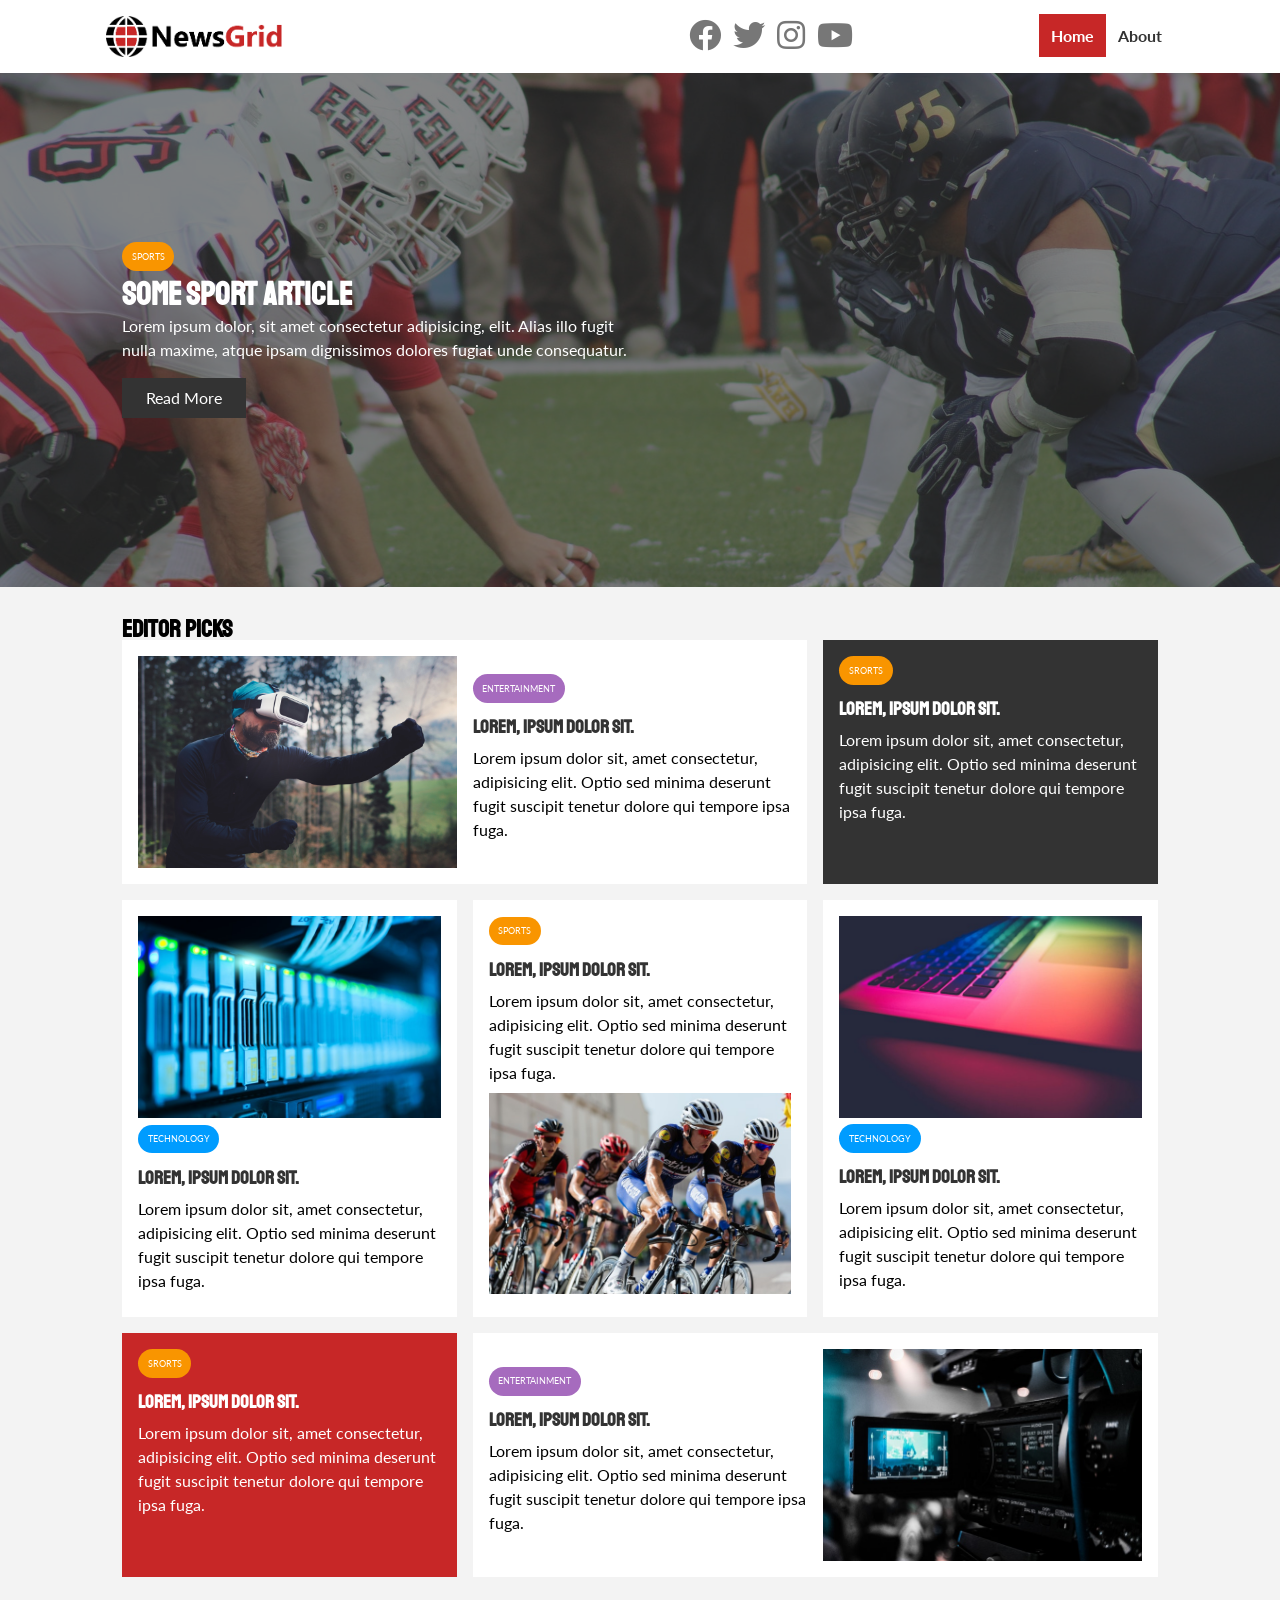
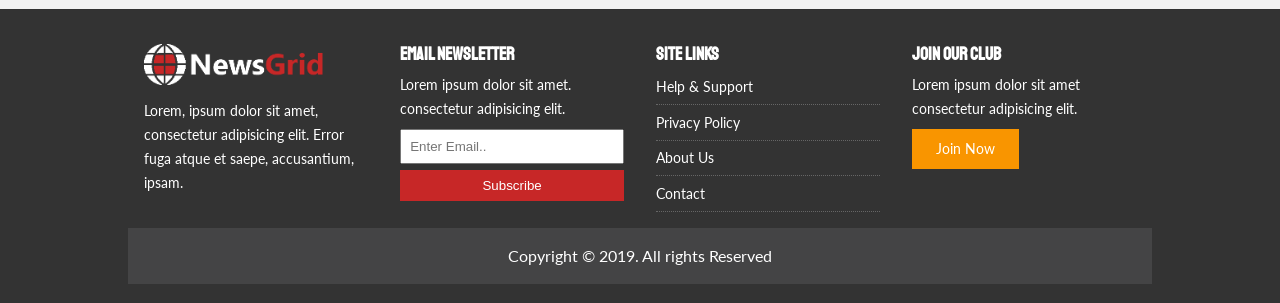
<file: index.html>
<!-- ----------------------- -->
<!--        by Khechoyan     -->
<!-- ----------------------- -->
<!DOCTYPE html>
<html lang="en">

<head>
	<meta charset="UTF-8">
	<title>NewsGrid</title>
	<link rel="shortcut icon" type="image/x-icon" href="favicon.ico">
	<meta name="viewport" content="width=device-width, initial-scale=1.0">
	<link rel="stylesheet" href="https://use.fontawesome.com/releases/v5.15.3/css/all.css"
		integrity="sha384-SZXxX4whJ79/gErwcOYf+zWLeJdY/qpuqC4cAa9rOGUstPomtqpuNWT9wdPEn2fk" crossorigin="anonymous">
	<link rel="stylesheet" href="https://fonts.googleapis.com/css?family=Lato|Staatliches">
	<link rel="stylesheet" href="css/style.css">
	<link rel="stylesheet" href="css/general.css">
	<link rel="stylesheet" type="text/css" media="(max-width: 375px)" href="css/mobile.css">
	<link rel="stylesheet" type="text/css" media="(max-width: 375px)" href="css/mobile_general.css">
</head>

<body>
	<nav id="main-nav">
		<div class="container">
			<img src="img/logo.png" alt="logo" class="logo">
			<div class="social">
				<a href="http://facebook.com" target="_blank"><i class="fab fa-facebook fa-2x"></i></a>
				<a href="http://twitter.com" target="_blank"><i class="fab fa-twitter fa-2x"></i></a>
				<a href="http://instagram.com" target="_blank"><i class="fab fa-instagram fa-2x"></i></a>
				<a href="http://youtube.com" target="_blank"><i class="fab fa-youtube fa-2x"></i></a>
			</div>
			<ul>
				<li><a href="#" class="current">Home</a></li>
				<li><a href="about/about.html">About</a></li>
			</ul>
		</div>
	</nav>

	<header id="header">
		<div class="container">
			<div class="header-container">
				<div class="content">
					<div class="category category-sport">
						Sports
					</div>
					<h1>Some Sport Article</h1>
					<p>
						Lorem ipsum dolor, sit amet consectetur adipisicing, elit. Alias illo fugit nulla maxime, atque
						ipsam dignissimos dolores fugiat unde consequatur.
					</p>
					<a href="article/article.html" class="button btn btn-primary">Read More</a>
				</div>
			</div>
		</div>
	</header>

	<section id="home-articles" class="py-2">
		<div class="container">
			<h2>Editor Picks</h2>
			<div class="articles-container">
				<article class="card">
					<img src="img/articles/ent1.jpg" alt="">
					<div>
						<div class="category category-ent">
							Entertainment
						</div>
						<h3><a href="article.html">Lorem, ipsum dolor sit.</a></h3>
						<p>
							Lorem ipsum dolor sit, amet consectetur, adipisicing elit. Optio sed minima deserunt fugit
							suscipit tenetur dolore qui tempore ipsa fuga.
						</p>
					</div>
				</article>

				<article class="card bg-dark">
					<div>
						<div class="category category-sport">
							Srorts
						</div>
						<h3>
							<a href="article.html">Lorem, ipsum dolor sit.</a>
						</h3>
						<p>
							Lorem ipsum dolor sit, amet consectetur, adipisicing elit. Optio sed minima deserunt fugit
							suscipit tenetur dolore qui tempore ipsa fuga.
						</p>
					</div>
				</article>

				<article class="card">
					<div>
						<img src="img/articles/tech1.jpg" alt="">
						<div class="category category-tech">
							Technology
						</div>
						<h3>
							<a href="article.html">Lorem, ipsum dolor sit.</a>
						</h3>
						<p>
							Lorem ipsum dolor sit, amet consectetur, adipisicing elit. Optio sed minima deserunt fugit
							suscipit tenetur dolore qui tempore ipsa fuga.
						</p>
					</div>
				</article>

				<article class="card">
					<div class="category category-sport">
						sports
					</div>
					<h3>
						<a href="article.html">Lorem, ipsum dolor sit.</a>
					</h3>
					<p>
						Lorem ipsum dolor sit, amet consectetur, adipisicing elit. Optio sed minima deserunt fugit
						suscipit tenetur dolore qui tempore ipsa fuga.
					</p>
					<img src="img/articles/sports1.jpg" alt="">
				</article>

				<article class="card">
					<div>
						<img src="img/articles/tech2.jpg" alt="">
						<div class="category category-tech">
							Technology
						</div>
						<h3>
							<a href="article.html">Lorem, ipsum dolor sit.</a>
						</h3>
						<p>
							Lorem ipsum dolor sit, amet consectetur, adipisicing elit. Optio sed minima deserunt fugit
							suscipit tenetur dolore qui tempore ipsa fuga.
						</p>
					</div>
				</article>

				<article class="card bg-primary">
					<div class="category category-sport">
						Srorts
					</div>
					<h3>
						<a href="article.html">Lorem, ipsum dolor sit.</a>
					</h3>
					<p>
						Lorem ipsum dolor sit, amet consectetur, adipisicing elit. Optio sed minima deserunt fugit
						suscipit tenetur dolore qui tempore ipsa fuga.
					</p>
				</article>

				<article class="card">
					<div>
						<div class="category category-ent">
							Entertainment
						</div>
						<h3><a href="article.html">Lorem, ipsum dolor sit.</a></h3>
						<p>
							Lorem ipsum dolor sit, amet consectetur, adipisicing elit. Optio sed minima deserunt fugit
							suscipit tenetur dolore qui tempore ipsa fuga.
						</p>
					</div>
					<img src="img/articles/ent2.jpg" alt="">
				</article>

			</div>
		</div>
	</section>
	<footer>
		<div class="container">
			<div class="box box1">
				<img src="img/logo_light.png" alt="">
				<p>
					Lorem, ipsum dolor sit amet, consectetur adipisicing elit. Error fuga atque et saepe, accusantium,
					ipsam.
				</p>
			</div>

			<div class="box box2">
				<h2>EMAIL Newsletter</h2>
				<p>
					Lorem ipsum dolor sit amet. consectetur adipisicing elit.
				</p>
				<form action="">
					<input type="gmail" placeholder="Enter Email..">
					<input type="submit" value="Subscribe" class="btn">
				</form>
			</div>

			<div class="box box3">
				<h2>SITe links</h2>
				<ul>
					<li><a href="#">Help & Support</a></li>
					<li><a href="#">Privacy Policy</a></li>
					<li><a href="#">About Us</a></li>
					<li><a href="#">Contact</a></li>
				</ul>
			</div>

			<div class="box box4">
				<h2>join our club</h2>
				<p>
					Lorem ipsum dolor sit amet consectetur adipisicing elit.
				</p>
				<a href="#" class="btn">Join Now</a>
			</div>

			<div class="box box5">
				Copyright &copy; 2019. All rights Reserved
			</div>

		</div>
	</footer>
</body>

</html>
</file>
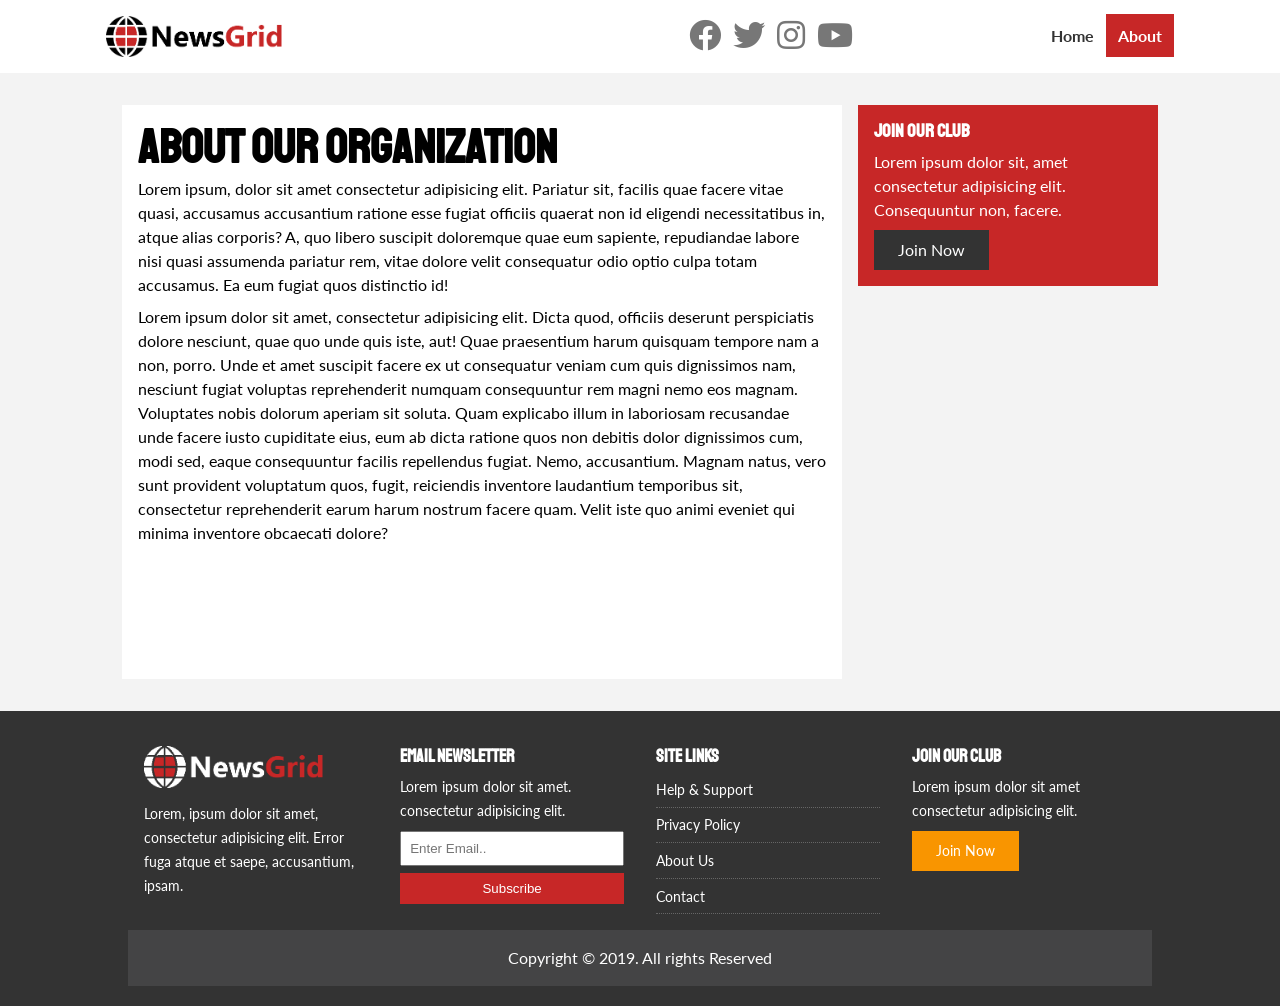
<file: about/about.html>
<!DOCTYPE html>
<html lang="en">

<head>
	<meta charset="UTF-8">
	<link rel="stylesheet" href="https://use.fontawesome.com/releases/v5.15.3/css/all.css"
		integrity="sha384-SZXxX4whJ79/gErwcOYf+zWLeJdY/qpuqC4cAa9rOGUstPomtqpuNWT9wdPEn2fk" crossorigin="anonymous">
	<meta name="viewport" content="width=device-width, initial-scale=1.0">
	<link rel="stylesheet" href="https://fonts.googleapis.com/css?family=Lato|Staatliches">
	<link rel="stylesheet" href="../css/general.css">
	<link rel="stylesheet" href="about.css">
	<link rel="stylesheet" type="text/css" media="(max-width: 375px)" href="../css/mobile_general.css">
	<link rel="stylesheet" type="text/css" media="(max-width: 375px)" href="mobile.css">
	<link rel="shortcut icon" type="image/x-icon" href="../favicon.ico">
	<title>Document</title>
</head>

<body>
	<nav id="main-nav">
		<div class="container">
			<img src="../img/logo.png" alt="logo" class="logo">
			<div class="social">
				<a href="http://facebook.com" target="_blank"><i class="fab fa-facebook fa-2x"></i></a>
				<a href="http://twitter.com" target="_blank"><i class="fab fa-twitter fa-2x"></i></a>
				<a href="http://instagram.com" target="_blank"><i class="fab fa-instagram fa-2x"></i></a>
				<a href="http://youtube.com" target="_blank"><i class="fab fa-youtube fa-2x"></i></a>
			</div>
			<ul>
				<li><a href="../index.html">Home</a></li>
				<li><a href="#" class="current">About</a></li>
			</ul>
		</div>
	</nav>
	<main>
		<div class="container">

			<div class="box1">
				<h1>ABOUT OUR ORGANIZATION</h1>
				<p>
					Lorem ipsum, dolor sit amet consectetur adipisicing elit. Pariatur sit, facilis quae facere vitae
					quasi, accusamus accusantium ratione esse fugiat officiis quaerat non id eligendi necessitatibus in,
					atque alias corporis?
					A, quo libero suscipit doloremque quae eum sapiente, repudiandae labore nisi quasi assumenda
					pariatur rem, vitae dolore velit consequatur odio optio culpa totam accusamus. Ea eum fugiat quos
					distinctio id!
				</p>
				<p>
					Lorem ipsum dolor sit amet, consectetur adipisicing elit. Dicta quod, officiis deserunt perspiciatis
					dolore nesciunt, quae quo unde quis iste, aut! Quae praesentium harum quisquam tempore nam a non,
					porro.
					Unde et amet suscipit facere ex ut consequatur veniam cum quis dignissimos nam, nesciunt fugiat
					voluptas reprehenderit numquam consequuntur rem magni nemo eos magnam. Voluptates nobis dolorum
					aperiam sit soluta.
					Quam explicabo illum in laboriosam recusandae unde facere iusto cupiditate eius, eum ab dicta
					ratione quos non debitis dolor dignissimos cum, modi sed, eaque consequuntur facilis repellendus
					fugiat. Nemo, accusantium.
					Magnam natus, vero sunt provident voluptatum quos, fugit, reiciendis inventore laudantium temporibus
					sit, consectetur reprehenderit earum harum nostrum facere quam. Velit iste quo animi eveniet qui
					minima inventore obcaecati dolore?
				</p>
			</div>

			<div class="box2">
				<h3>JOIN OUR CLUB</h3>
				<p>
					Lorem ipsum dolor sit, amet consectetur adipisicing elit. Consequuntur non, facere.
				</p>
				<a href="#" class="btn">Join Now</a>
			</div>

		</div>

	</main>
	<footer>
		<div class="container">
			<div class="box box1">
				<img src="../img/logo_light.png" alt="">
				<p>
					Lorem, ipsum dolor sit amet, consectetur adipisicing elit. Error fuga atque et saepe, accusantium,
					ipsam.
				</p>
			</div>

			<div class="box box2">
				<h2>EMAIL Newsletter</h2>
				<p>
					Lorem ipsum dolor sit amet. consectetur adipisicing elit.
				</p>
				<form action="">
					<input type="gmail" placeholder="Enter Email..">
					<input type="submit" value="Subscribe" class="btn">
				</form>
			</div>

			<div class="box box3">
				<h2>SITe links</h2>
				<ul>
					<li><a href="#">Help & Support</a></li>
					<li><a href="#">Privacy Policy</a></li>
					<li><a href="#">About Us</a></li>
					<li><a href="#">Contact</a></li>
				</ul>
			</div>

			<div class="box box4">
				<h2>join our club</h2>
				<p>
					Lorem ipsum dolor sit amet consectetur adipisicing elit.
				</p>
				<a href="#" class="btn">Join Now</a>
			</div>

			<div class="box box5">
				Copyright &copy; 2019. All rights Reserved
			</div>

		</div>
	</footer>
</body>

</html>
</file>
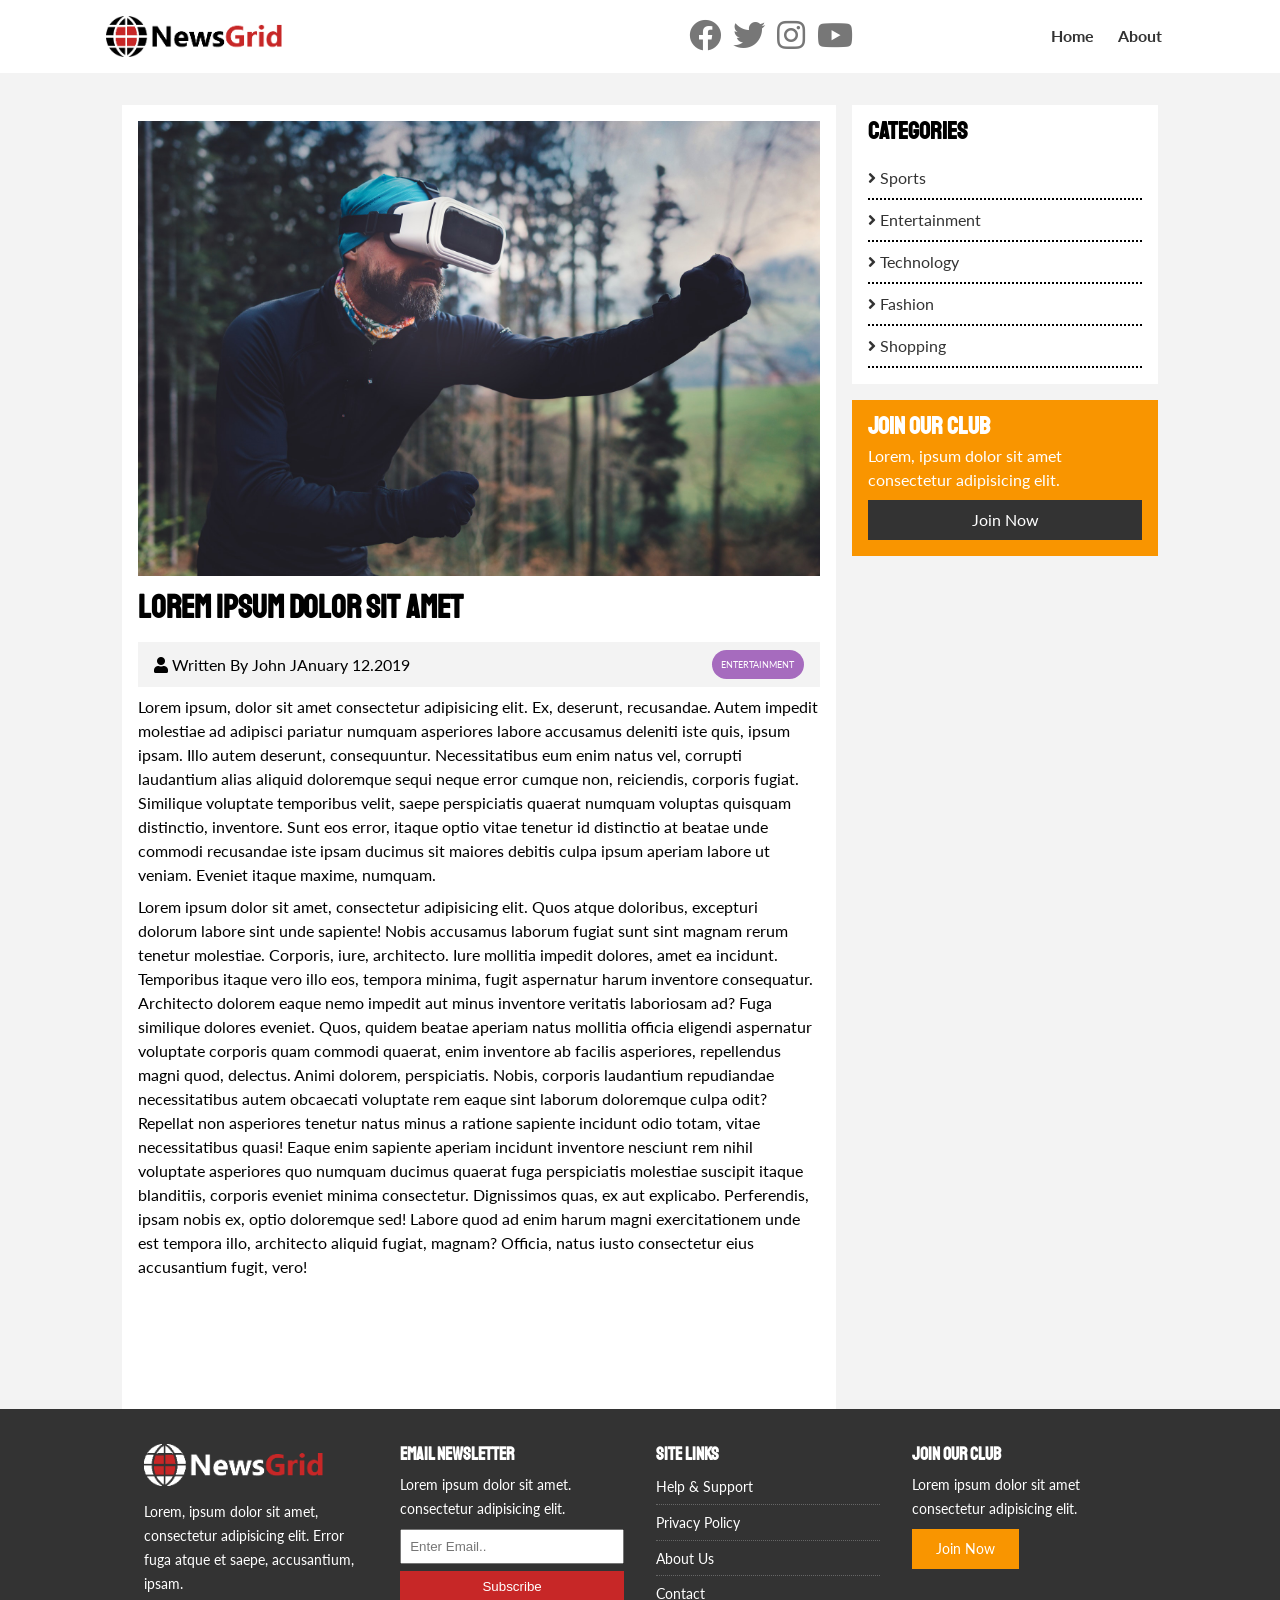
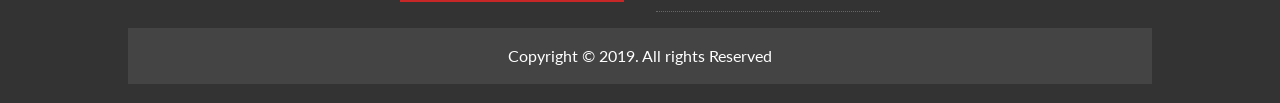
<file: article/article.html>
<!DOCTYPE html>
<html lang="en">

<head>
	<meta charset="UTF-8">
	<link rel="stylesheet" href="https://use.fontawesome.com/releases/v5.15.3/css/all.css"
		integrity="sha384-SZXxX4whJ79/gErwcOYf+zWLeJdY/qpuqC4cAa9rOGUstPomtqpuNWT9wdPEn2fk" crossorigin="anonymous">
	<meta name="viewport" content="width=device-width, initial-scale=1.0">
	<link rel="stylesheet" href="https://fonts.googleapis.com/css?family=Lato|Staatliches">
	<link rel="shortcut icon" type="image/x-icon" href="../favicon.ico">
	<link rel="stylesheet" href="../css/general.css">
	<link rel="stylesheet" href="article.css">
	<link rel="stylesheet" type="text/css" media="(max-width: 375px)" href="../css/mobile_general.css">
	<link rel="stylesheet" type="text/css" media="(max-width: 375px)" href="mobile.css">
	<title>Document</title>
</head>

<body>
	<nav id="main-nav">
		<div class="container">
			<img src="../img/logo.png" alt="logo" class="logo">
			<div class="social">
				<a href="http://facebook.com" target="_blank"><i class="fab fa-facebook fa-2x"></i></a>
				<a href="http://twitter.com" target="_blank"><i class="fab fa-twitter fa-2x"></i></a>
				<a href="http://instagram.com" target="_blank"><i class="fab fa-instagram fa-2x"></i></a>
				<a href="http://youtube.com" target="_blank"><i class="fab fa-youtube fa-2x"></i></a>
			</div>
			<ul>
				<li><a href="../index.html">Home</a></li>
				<li><a href="../about/about.html">About</a></li>
			</ul>
		</div>
	</nav>
	<main>

		<div class="container">
			<div class="box1">
				<img src="../img/articles/ent1.jpg" alt="">
				<h1>LOREM IPSUM DOLOR SIT AMET</h1>
				<div class="by">
					<div class="name"><i class="fas fa-user "></i> Written By John JAnuary 12.2019</div>
					<div class="category category-ent">entertainment</div>
				</div>
				<p>
					Lorem ipsum, dolor sit amet consectetur adipisicing elit. Ex, deserunt, recusandae. Autem impedit
					molestiae ad adipisci pariatur numquam asperiores labore accusamus deleniti iste quis, ipsum ipsam.
					Illo autem deserunt, consequuntur.
					Necessitatibus eum enim natus vel, corrupti laudantium alias aliquid doloremque sequi neque error
					cumque non, reiciendis, corporis fugiat. Similique voluptate temporibus velit, saepe perspiciatis
					quaerat numquam voluptas quisquam distinctio, inventore.
					Sunt eos error, itaque optio vitae tenetur id distinctio at beatae unde commodi recusandae iste
					ipsam ducimus sit maiores debitis culpa ipsum aperiam labore ut veniam. Eveniet itaque maxime,
					numquam.
				</p>
				<p>
					Lorem ipsum dolor sit amet, consectetur adipisicing elit. Quos atque doloribus, excepturi dolorum
					labore sint unde sapiente! Nobis accusamus laborum fugiat sunt sint magnam rerum tenetur molestiae.
					Corporis, iure, architecto.
					Iure mollitia impedit dolores, amet ea incidunt. Temporibus itaque vero illo eos, tempora minima,
					fugit aspernatur harum inventore consequatur. Architecto dolorem eaque nemo impedit aut minus
					inventore veritatis laboriosam ad?
					Fuga similique dolores eveniet. Quos, quidem beatae aperiam natus mollitia officia eligendi
					aspernatur voluptate corporis quam commodi quaerat, enim inventore ab facilis asperiores,
					repellendus magni quod, delectus. Animi dolorem, perspiciatis.
					Nobis, corporis laudantium repudiandae necessitatibus autem obcaecati voluptate rem eaque sint
					laborum doloremque culpa odit? Repellat non asperiores tenetur natus minus a ratione sapiente
					incidunt odio totam, vitae necessitatibus quasi!
					Eaque enim sapiente aperiam incidunt inventore nesciunt rem nihil voluptate asperiores quo numquam
					ducimus quaerat fuga perspiciatis molestiae suscipit itaque blanditiis, corporis eveniet minima
					consectetur. Dignissimos quas, ex aut explicabo.
					Perferendis, ipsam nobis ex, optio doloremque sed! Labore quod ad enim harum magni exercitationem
					unde est tempora illo, architecto aliquid fugiat, magnam? Officia, natus iusto consectetur eius
					accusantium fugit, vero!
				</p>
			</div>

			<div class="box2">
				<h2>categories</h2>
				<ul>
					<li><a href="#"><i class="fas fa-angle-right fa-1x"></i> Sports</a></li>
					<li><a href="#"><i class="fas fa-angle-right fa-1x"></i> Entertainment</a></li>
					<li><a href="#"><i class="fas fa-angle-right fa-1x"></i> Technology</a></li>
					<li><a href="#"><i class="fas fa-angle-right fa-1x"></i> Fashion</a></li>
					<li><a href="#"><i class="fas fa-angle-right fa-1x"></i> Shopping</a></li>
				</ul>
			</div>

			<div class="box3">
				<h2>join our club</h2>
				<p>
					Lorem, ipsum dolor sit amet consectetur adipisicing elit.
				</p>
				<a href="#" class="btn">Join Now</a>
			</div>
		</div>
	</main>
	<footer>
		<div class="container">
			<div class="box box1">
				<img src="../img/logo_light.png" alt="">
				<p>
					Lorem, ipsum dolor sit amet, consectetur adipisicing elit. Error fuga atque et saepe, accusantium,
					ipsam.
				</p>
			</div>

			<div class="box box2">
				<h2>EMAIL Newsletter</h2>
				<p>
					Lorem ipsum dolor sit amet. consectetur adipisicing elit.
				</p>
				<form action="">
					<input type="gmail" placeholder="Enter Email..">
					<input type="submit" value="Subscribe" class="btn">
				</form>
			</div>

			<div class="box box3">
				<h2>SITe links</h2>
				<ul>
					<li><a href="#">Help & Support</a></li>
					<li><a href="#">Privacy Policy</a></li>
					<li><a href="#">About Us</a></li>
					<li><a href="#">Contact</a></li>
				</ul>
			</div>

			<div class="box box4">
				<h2>join our club</h2>
				<p>
					Lorem ipsum dolor sit amet consectetur adipisicing elit.
				</p>
				<a href="#" class="btn">Join Now</a>
			</div>

			<div class="box box5">
				Copyright &copy; 2019. All rights Reserved
			</div>

		</div>
	</footer>
</body>

</html>
</file>
<file: css/style.css>
/*-----------------------*/
/*			by Khechoyan    */
/*-----------------------*/
.card{
	background: #fff;
	padding: 1rem;
}
.bg-dark{
	background: var(--dark-color);
	color: #fff;
}
.bg-primary{
	background: var(--primary-color);
	color: #fff;
}
.bg-secondary{
	background: var(--secondary-color);
	color: #fff;
}
.bg-dark h1,
.bg-dark h2,
.bg-dark h3,
.bg-dark a,
.bg-primary h1,
.bg-primary h2,
.bg-primary h3,
.bg-primary a,
.bg-secondary h1,
.bg-secondary h2,
.bg-secondary h3,
.bg-secondary a{
	color: white;
}
.py-1{
	padding: 1.5rem 0rem;
}
.py-2{
	padding: 2rem 0rem;
}
.py-3{
	padding: 3rem 0rem;
}
.p-1{
	padding: 1rem;
}
.p-2{
	padding: 2rem;
}
.p-2{
	padding: 3rem;
}


.btn-ligth{
	background-color: var(--light-color);
}
.btn-primary{
	background-color: var(--primary-color);
}
.btn-secondary{
	background-color: var(--secondary-color);
}



/* HEADER */
#header{
	color: #fff;
	background: #333;
	padding: 2rem;
	position: relative;

}
#header:before{
	content: '';
	background: url(../img/featured.jpg) no-repeat center center / cover;
	position: absolute;
	width: 100%;
	height: 100%;
	opacity: .4;
	top: 0rem;
	left: 0rem;
}
.header-container{
	display: grid;
	grid-template-columns: repeat(2, 1fr);
	align-items: center;
	justify-content: center;
	height: 50vh;
}
#header .content{
	z-index: 1;
}
#header .content p{
	margin-bottom: 1rem;
}

/* ARTICLES */

.articles-container{
	display: grid;
	grid-template-columns: repeat(3, 1fr);
	grid-gap: 1rem;
}
.articles-container article:first-child,
.articles-container article:last-child{
	grid-column: 1 / span 2;
	display: grid;
	grid-template-columns: repeat(2, 1fr);
	grid-gap: 1rem;
	align-items: center;
}
.articles-container article:last-child{
	grid-column: 2 / span 2;
}
</file>
<file: css/general.css>
/*-----------------------*/
/*			by Khechoyan    */
/*-----------------------*/
:root{
	--primary-color: #c72727;
	--secondary-color: #f99500;
	--light-color: #f3f3f3;
	--dark-color: #333;
	--max-width: 1100px;
}
*{
	margin: 0px;
	padding: 0px;
	box-sizing: border-box;
}
body{
	font-family: 'Lato', sans-serif;
	line-height: 1.5rem;
	background: var(--light-color);
}
a{
	color: #333;
	text-decoration: none;
}
ul{
	list-style: none;

}
p{
	margin:  .5rem 0rem;
}
img{
	width: 100%;
}
h1,h2,h3,h4,h5,h6{
	font-family: 'Staatliches', sans-serif;
	margin-bottom: 5rem;
	line-height: 1.3rem;
	margin: 0;
}
.category{
	--ent-color: #a66bbe;
	--tech-color: #009cff;
	--sports-color: #f99500;
	display: inline-block;
	color: #fff;
	font-size: .55rem;
	text-transform: uppercase;
	padding: .15rem .6rem;
	border-radius: 15px;
	margin-bottom: .9rem;
}
.category-sport{
	background: var(--secondary-color);
}
.category-ent{
	background: var(--ent-color);
}
.category-tech{
	background: var(--tech-color);
}

.container{
	max-width: var(--max-width);
	margin: auto;
	padding: 0rem 2rem;
}
#main-nav{
	background: #fff;
	position: sticky;
	top: 0;
	left: 0;
	z-index: 2;
}
#main-nav .container .social a i:hover{
	color: #555;
}
#main-nav .container{
	display: grid;
	grid-template-columns: 6fr 3fr 2fr;
	align-items: center;
	padding: 1rem;
}
#main-nav .logo{
	width: 11rem;
}
#main-nav ul{
	justify-self: end;
	display: flex;
}
#main-nav ul li a{
	padding: 0.75rem;
	font-weight: bold;

}
#main-nav ul li a:hover{
	background: var(--light-color);
	color: var(--dark-color);
}
#main-nav ul li a.current{
	background: var(--primary-color);
	color: #fff;
}
#main-nav .social i{
	color: #777;
	margin-right: .5rem;
}
.btn{
	display: inline-block;
	border: none;
	background-color: var(--dark-color);
	color: #fff;
	padding: .5rem 1.5rem;
}
.btn:hover{
	opacity: .8;
}
footer{
	width: 100%;
	background: var(--dark-color);
}
footer .container{
	padding: 1.2rem 2.4rem;
	display: grid;
	grid-template-columns: repeat(4, 1fr);

}
/* BOXES GENERAL */
footer .container .box{
	padding: 1rem;
}
footer .container .box h2,
footer .container .box p,
footer .container .box a{
	color: white;
}
footer .container .box h2{
	font-size: 1.1rem;
	margin-bottom: .3rem;
}
footer .container .box p,
footer .container .box a{
	font-size: .9rem;
}

/* BOXES */
footer .container .box1 img{
	width: 80%;
}
footer .container .box2 form input{
	width: 100%;
	padding: .5rem;
}
footer .container .box2 form input[type="submit"]{
	margin-top: 3%;
	background: var(--primary-color);
}
footer .container .box3 ul li{
	border-bottom: 1px dotted #666;
	padding: .3rem 0rem;
}
footer .container .box4 a{
	background: var(--secondary-color);	
}
footer .container .box5{
	grid-column: 1 / span 4;
	text-align: center;
	background: #444445;
	color: white;
}
</file>
<file: css/mobile.css>
/* 375px */
.card{
	background: #fff;
	padding: 1rem;
}
.bg-dark{
	background: var(--dark-color);
	color: #fff;
}
.bg-primary{
	background: var(--primary-color);
	color: #fff;
}
.bg-secondary{
	background: var(--secondary-color);
	color: #fff;
}
.py-2{
	padding: 1rem 0rem;
}

/* HEADER */
#header{
	height: 100vh;
	padding: 1rem;
	background: #000;
}
.header-container{
	display: grid;
	grid-template-columns: repeat(1, 1fr);
	align-items: center;
	justify-content: center;
	height: 50vh;
}
#header .content{
	z-index: 1;
}
#header .content p{
	margin-bottom: 1rem;
	font-size: 1.1rem;
}

/* ARTICLES */
#home-articles{
	padding: 0;
}
#home-articles .container{
	padding: 0rem .2rem;
}
#home-articles h2{
	margin-top: 1.5rem;;
	text-align: center;
}
.articles-container{
	display: block;
}
.articles-container article:first-child,
.articles-container article:last-child{
	display: block;
	align-items: center;
}
.card{
	margin: .5rem;
}
</file>
<file: css/mobile_general.css>
/*-----------------------*/
/*			by Khechoyan    */
/*-----------------------*/
#main-nav{
	background: #fff;
	position: sticky;
	top: 0;
	left: 0;
	z-index: 2;
    display: block;
}
#main-nav .container{
	display: block;
	align-items: center;
	padding: 1rem;
	padding-bottom: .1rem;
}
#main-nav .container .social a i{
	font-size: 2.1rem;
}
#main-nav .logo{
	width: 6rem;
}
#main-nav ul{
	display: flex;
    justify-content: space-between;
}
#main-nav ul li{
    width: 100%;
}
#main-nav ul li a{
    text-align: center;
    width: 100%;
    display: inline-block;
    padding: 0.5rem 1rem;
	font-weight: bold;
}
#main-nav ul li a:hover{
	background: var(--light-color);
	color: var(--dark-color);
}
#main-nav ul li a.current{
	background: var(--primary-color);
	color: #fff;
}
#main-nav .social{
    display: flex;
    justify-content: space-around;
    font-size: 1.5rem;
}
#main-nav .social i{
	color: #777;
	margin-right: .5rem;
}
.btn{
	display: inline-block;
	border: none;
	background-color: var(--dark-color);
	color: #fff;
	padding: .5rem 1.5rem;
}
.btn:hover{
	opacity: .8;
}
footer{
	width: 100%;
	background: var(--dark-color);
}
footer .container{
	padding: 1.2rem 2.4rem;
	display: block;
	grid-template-columns: repeat(4, 1fr);

}
/* BOXES GENERAL */
footer .container .box{
	padding: 1rem;
}
footer .container .box h2,
footer .container .box p,
footer .container .box a{
	color: white;
}
footer .container .box h2{
	font-size: 1.1rem;
	margin-bottom: .3rem;
}
footer .container .box p,
footer .container .box a{
	font-size: .9rem;
}

/* BOXES */
footer .container .box1 img{
	width: 70%;
}
footer .container .box2 form input{
	width: 100%;
	padding: .5rem;
}
footer .container .box2 form input[type="submit"]{
	margin-top: 3%;
	background: var(--primary-color);
}
footer .container .box3 ul li{
	border-bottom: 1px dotted #666;
	padding: .3rem 0rem;
}
footer .container .box4 a{
	background: var(--secondary-color);	
}
footer .container .box5{
	grid-column: 1 / span 4;
	text-align: center;
	background: #444445;
	color: white;
}
footer a{
    width: 100%;
    text-align: center;
}
</file>
<file: about/about.css>
main{
	margin-top: 2rem;
	padding: 0rem 2rem 2rem;
}
main .container{
	display: grid;
	grid-template-columns: 6fr 2.5fr;
	grid-template-rows: repeat(3, 1fr);
	grid-gap: 1rem;
}
main .container div{
	padding: 1rem;

}
main .box1 h1{
	display: inline-block;
	padding-top: 1rem;
	font-size: 3rem;
}
main .box1{
	background: white;
	grid-row: 1 / span 3;
}
main .box2{
	background: var(--primary-color);
	grid-row: 1 / span 1;
	color: white;

}
</file>
<file: about/mobile.css>
main{
	margin-top: 2rem;
	padding: 0rem 0rem 0rem;
}
main .container{
	display: block;
    padding: 0rem 1rem;
}
main .box1 h1{
    text-align: center;
	display: inline-block;
    width: 100%;
	padding-top: .5rem;
	font-size: 2rem;
}
main .box1{
    background: white;
    grid-row: 1 / span 3;
}
main .box1 h1{
    font-size: 1.5rem;
}
main .box1 p{
    text-align: justify;
}
main .box2{
	background: var(--primary-color);
	grid-row: 1 / span 1;
	color: white;
    margin-bottom: 1rem;
    text-align: justify;
}
main .box2 h3{
    text-align: center;
}
main .box2 a{
    width: 100%;
    text-align: center;

}
</file>
<file: article/article.css>
main{
	margin-top: 2rem;
	width: 100%;
	min-height: 100vh;
}
main .container{
	display: grid;
	grid-gap: 1rem;
	grid-template-columns: 7fr 3fr;
	grid-template-rows:  1fr 0.5fr 3fr;
}
main .container > div{
	background: white;
	padding: 1rem;
}
main .container .box1{
	grid-row: 1/ span 3;
}
main .container .box1 h1{
	margin-top: 1rem;
}
main .container .box1 .by{
	width: 100%;
	background: #f3f3f3;
	display: flex;
	justify-content: space-between;
	align-items: center;
	margin: 1.5rem 0rem .5rem;
	padding: 0.5rem 1rem;
}
main .container .box1 .by .category{
	margin-bottom: 0;
}
main .container .box2{
	grid-row: 1 / span 1;
}
main .container .box2 ul{
	margin-top: 1rem;

}
main .container .box2 ul li{
	border-bottom: .15rem dotted black;
	padding: .5rem 0rem;
	transition: .5s;
} 
main .container .box2 ul li:hover{
	background: #E4E4E4;
	border-bottom: .15rem solid black;
}
main .container .box2 ul li:hover a{
	padding-left: 1rem;
}
main .container .box2 ul li a{
	transition: .5s;
}
main .container .box3{
	grid-row: 2 / span 1;
	background: var(--secondary-color);
	color: white;
}
main .container .box3 a{
	width: 100%;
	text-align: center;
}
</file>
<file: article/mobile.css>
main{
	margin-top: 0rem;
	width: 100%;
	min-height: 100vh;
}
main .container{
	display: block;
    padding: 0rem;
    padding: .6rem .6rem .6rem;
}
main .container > div{
	background: white;
	padding: 1rem;
    margin-bottom: .6rem;
}
main .container > div:last-child{
    margin-bottom: .0rem;

}
</file>
